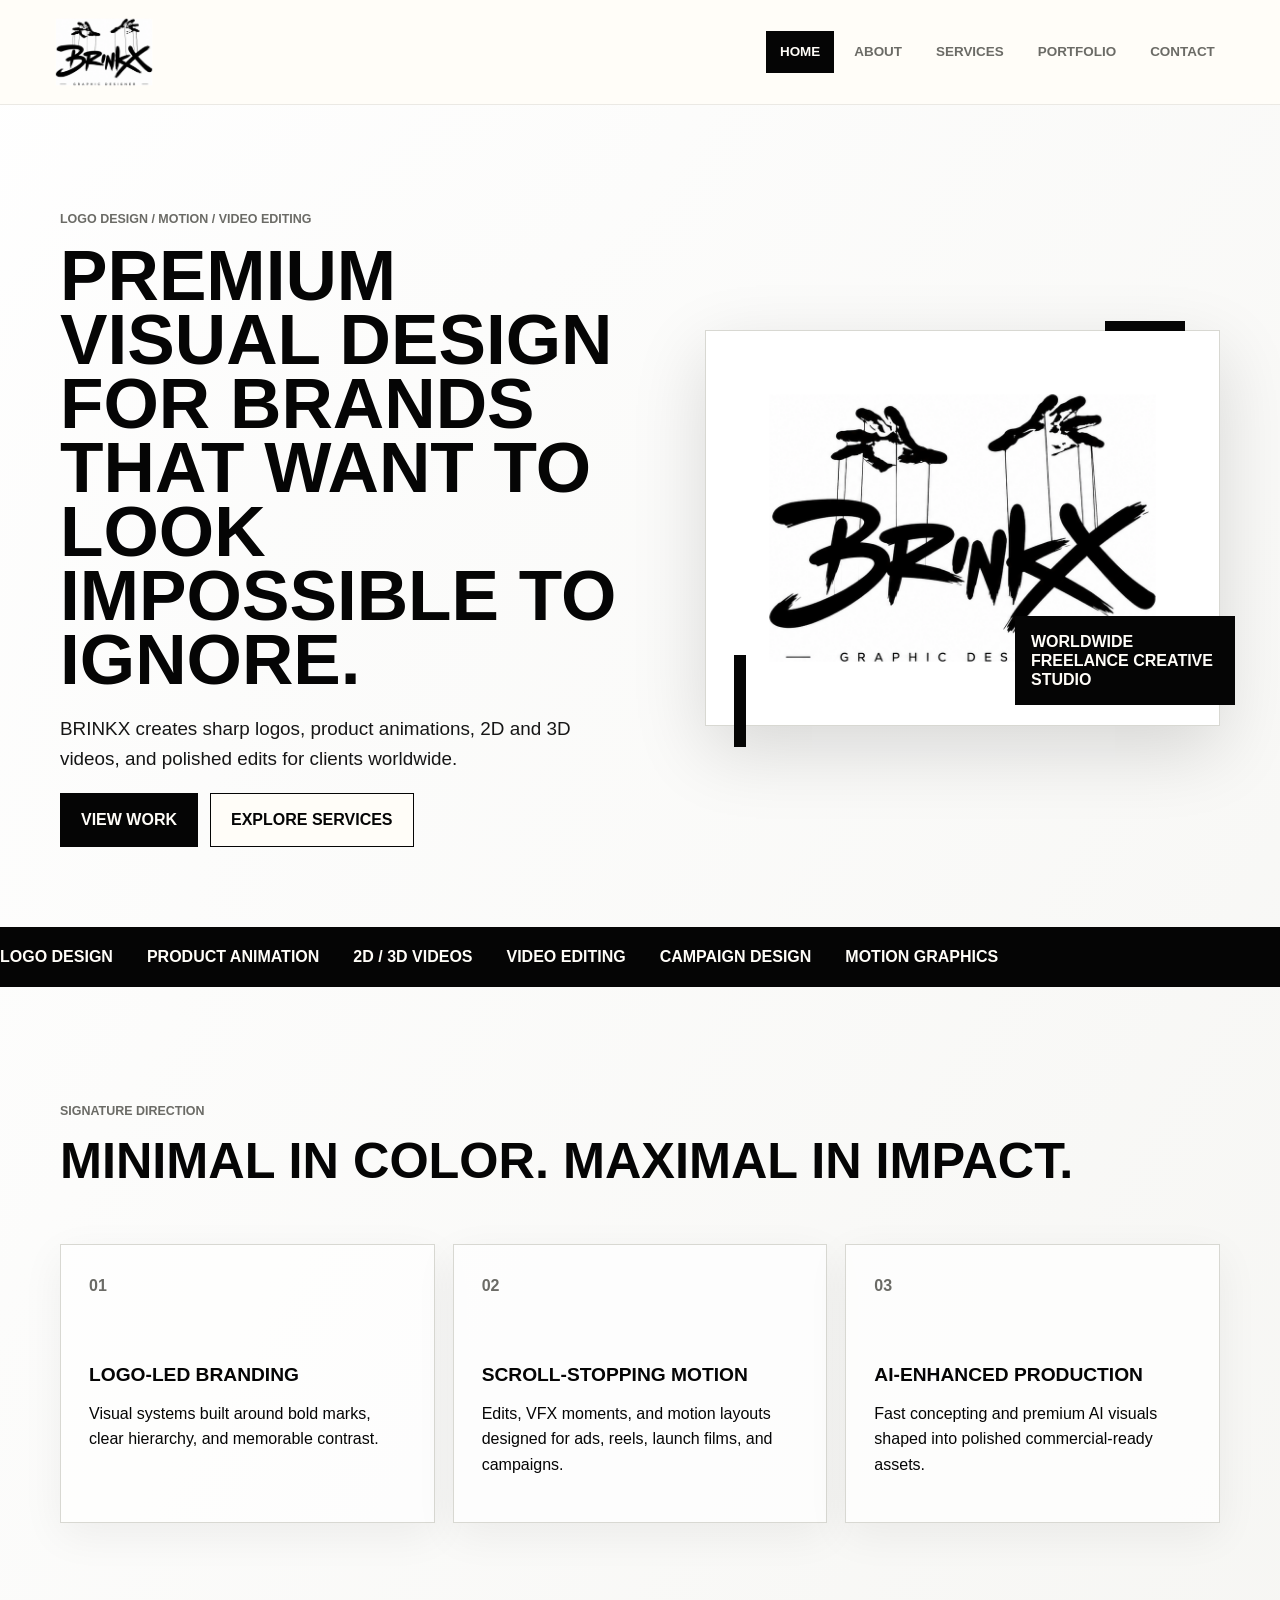
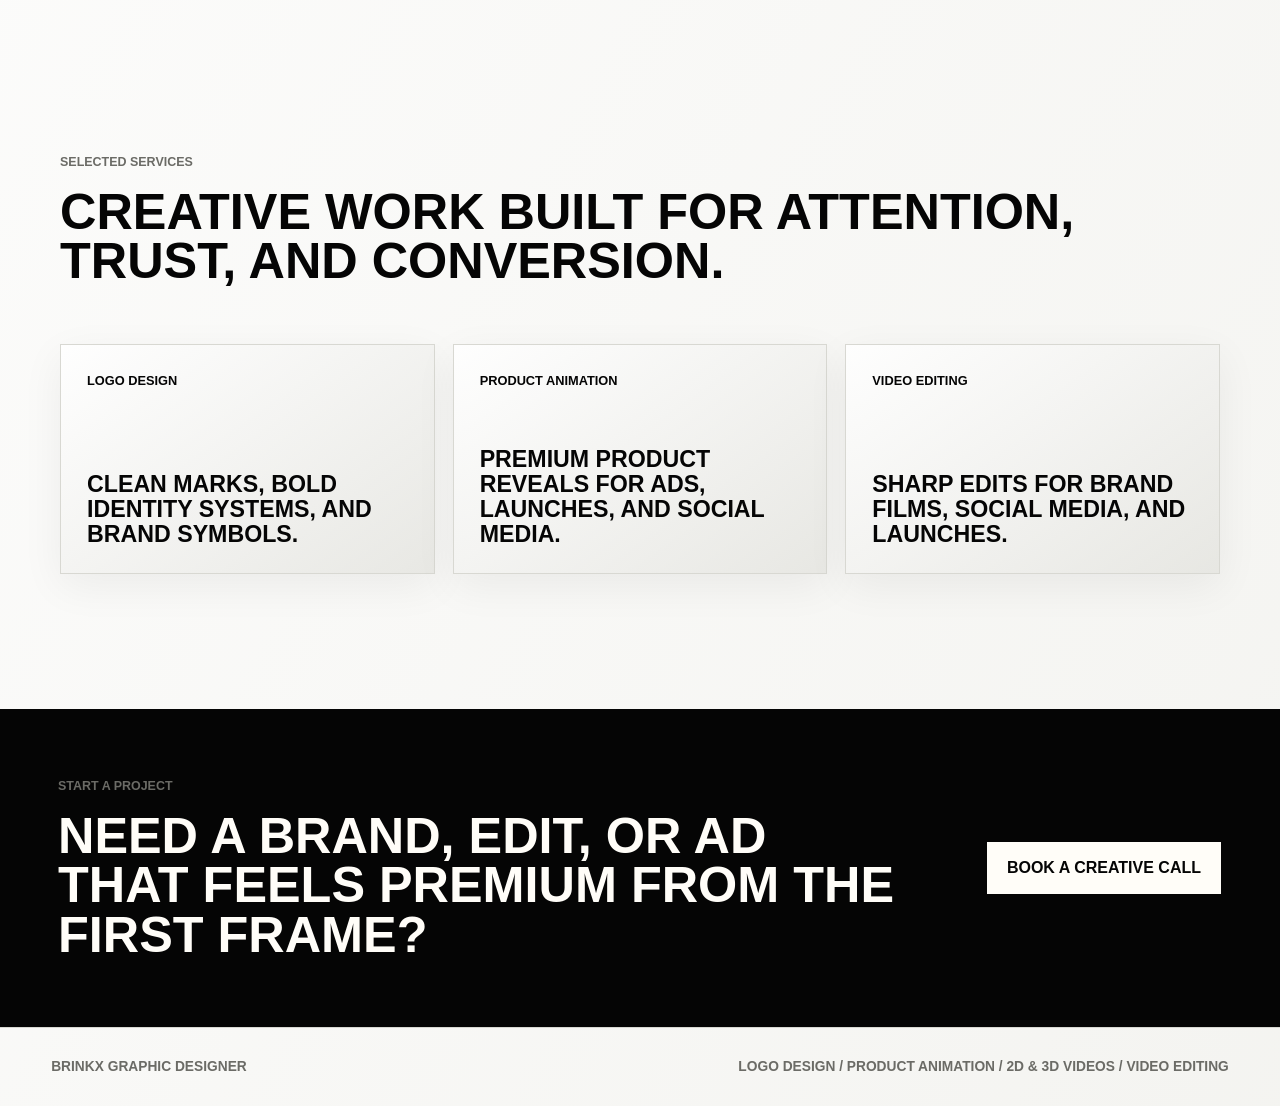
<file: index.html>
<!DOCTYPE html>
<html lang="en">
<head>
  <meta charset="UTF-8">
  <meta name="viewport" content="width=device-width, initial-scale=1.0">
  <meta name="description" content="BRINKX is a premium graphic design portfolio for logo design, product animation, 2D and 3D videos, and video editing.">
  <title>BRINKX | Graphic Designer Portfolio</title>
  <link rel="stylesheet" href="style.css">
</head>
<body>
  <header class="site-header">
    <a class="brand" href="index.html" aria-label="BRINKX home">
      <!-- Replace logo here if needed: assets/images/logo-cropped.png -->
      <img src="assets/images/logo-cropped.png" alt="BRINKX graphic designer logo">
    </a>
    <button class="nav-toggle" type="button" aria-label="Open navigation" aria-expanded="false">
      <span></span>
      <span></span>
      <span></span>
    </button>
    <nav class="site-nav" aria-label="Primary navigation">
      <a class="active" href="index.html">Home</a>
      <a href="about.html">About</a>
      <a href="services.html">Services</a>
      <a href="portfolio.html">Portfolio</a>
      <a href="contact.html">Contact</a>
    </nav>
  </header>

  <main>
    <section class="hero section-shell">
      <div class="hero-copy reveal">
        <p class="eyebrow">Logo Design / Motion / Video Editing</p>
        <h1>Premium visual design for brands that want to look impossible to ignore.</h1>
        <p class="hero-text">BRINKX creates sharp logos, product animations, 2D and 3D videos, and polished edits for clients worldwide.</p>
        <div class="hero-actions">
          <a class="btn btn-dark" href="portfolio.html">View Work</a>
          <a class="btn btn-light" href="services.html">Explore Services</a>
        </div>
      </div>
      <div class="hero-mark reveal delay-1">
        <!-- Replace logo here if needed: assets/images/logo-cropped.png -->
        <img src="assets/images/logo-cropped.png" alt="BRINKX logo artwork">
        <div class="brush-card">
          <span>Worldwide freelance creative studio</span>
        </div>
      </div>
    </section>

    <section class="marquee" aria-label="Creative capabilities">
      <div class="marquee-track">
        <span>Logo Design</span>
        <span>Product Animation</span>
        <span>2D / 3D Videos</span>
        <span>Video Editing</span>
        <span>Campaign Design</span>
        <span>Motion Graphics</span>
      </div>
    </section>

    <section class="section-shell split-section">
      <div class="section-heading reveal">
        <p class="eyebrow">Signature Direction</p>
        <h2>Minimal in color. Maximal in impact.</h2>
      </div>
      <div class="content-grid">
        <article class="feature-card reveal">
          <span class="card-number">01</span>
          <h3>Logo-Led Branding</h3>
          <p>Visual systems built around bold marks, clear hierarchy, and memorable contrast.</p>
        </article>
        <article class="feature-card reveal delay-1">
          <span class="card-number">02</span>
          <h3>Scroll-Stopping Motion</h3>
          <p>Edits, VFX moments, and motion layouts designed for ads, reels, launch films, and campaigns.</p>
        </article>
        <article class="feature-card reveal delay-2">
          <span class="card-number">03</span>
          <h3>AI-Enhanced Production</h3>
          <p>Fast concepting and premium AI visuals shaped into polished commercial-ready assets.</p>
        </article>
      </div>
    </section>

    <section class="section-shell work-preview">
      <div class="section-heading reveal">
        <p class="eyebrow">Selected Services</p>
        <h2>Creative work built for attention, trust, and conversion.</h2>
      </div>
      <div class="service-strip">
        <a class="service-tile reveal" href="services.html#logo-design">
          <span>Logo Design</span>
          <strong>Clean marks, bold identity systems, and brand symbols.</strong>
        </a>
        <a class="service-tile reveal delay-1" href="services.html#product-animation">
          <span>Product Animation</span>
          <strong>Premium product reveals for ads, launches, and social media.</strong>
        </a>
        <a class="service-tile reveal delay-2" href="services.html#video-editing">
          <span>Video Editing</span>
          <strong>Sharp edits for brand films, social media, and launches.</strong>
        </a>
      </div>
    </section>

    <section class="cta-band">
      <div>
        <p class="eyebrow">Start A Project</p>
        <h2>Need a brand, edit, or ad that feels premium from the first frame?</h2>
      </div>
      <a class="btn btn-light" href="contact.html">Book A Creative Call</a>
    </section>
  </main>

  <footer class="site-footer">
    <p>BRINKX Graphic Designer</p>
    <p>Logo Design / Product Animation / 2D & 3D Videos / Video Editing</p>
  </footer>

  <script src="script.js"></script>
</body>
</html>
</file>
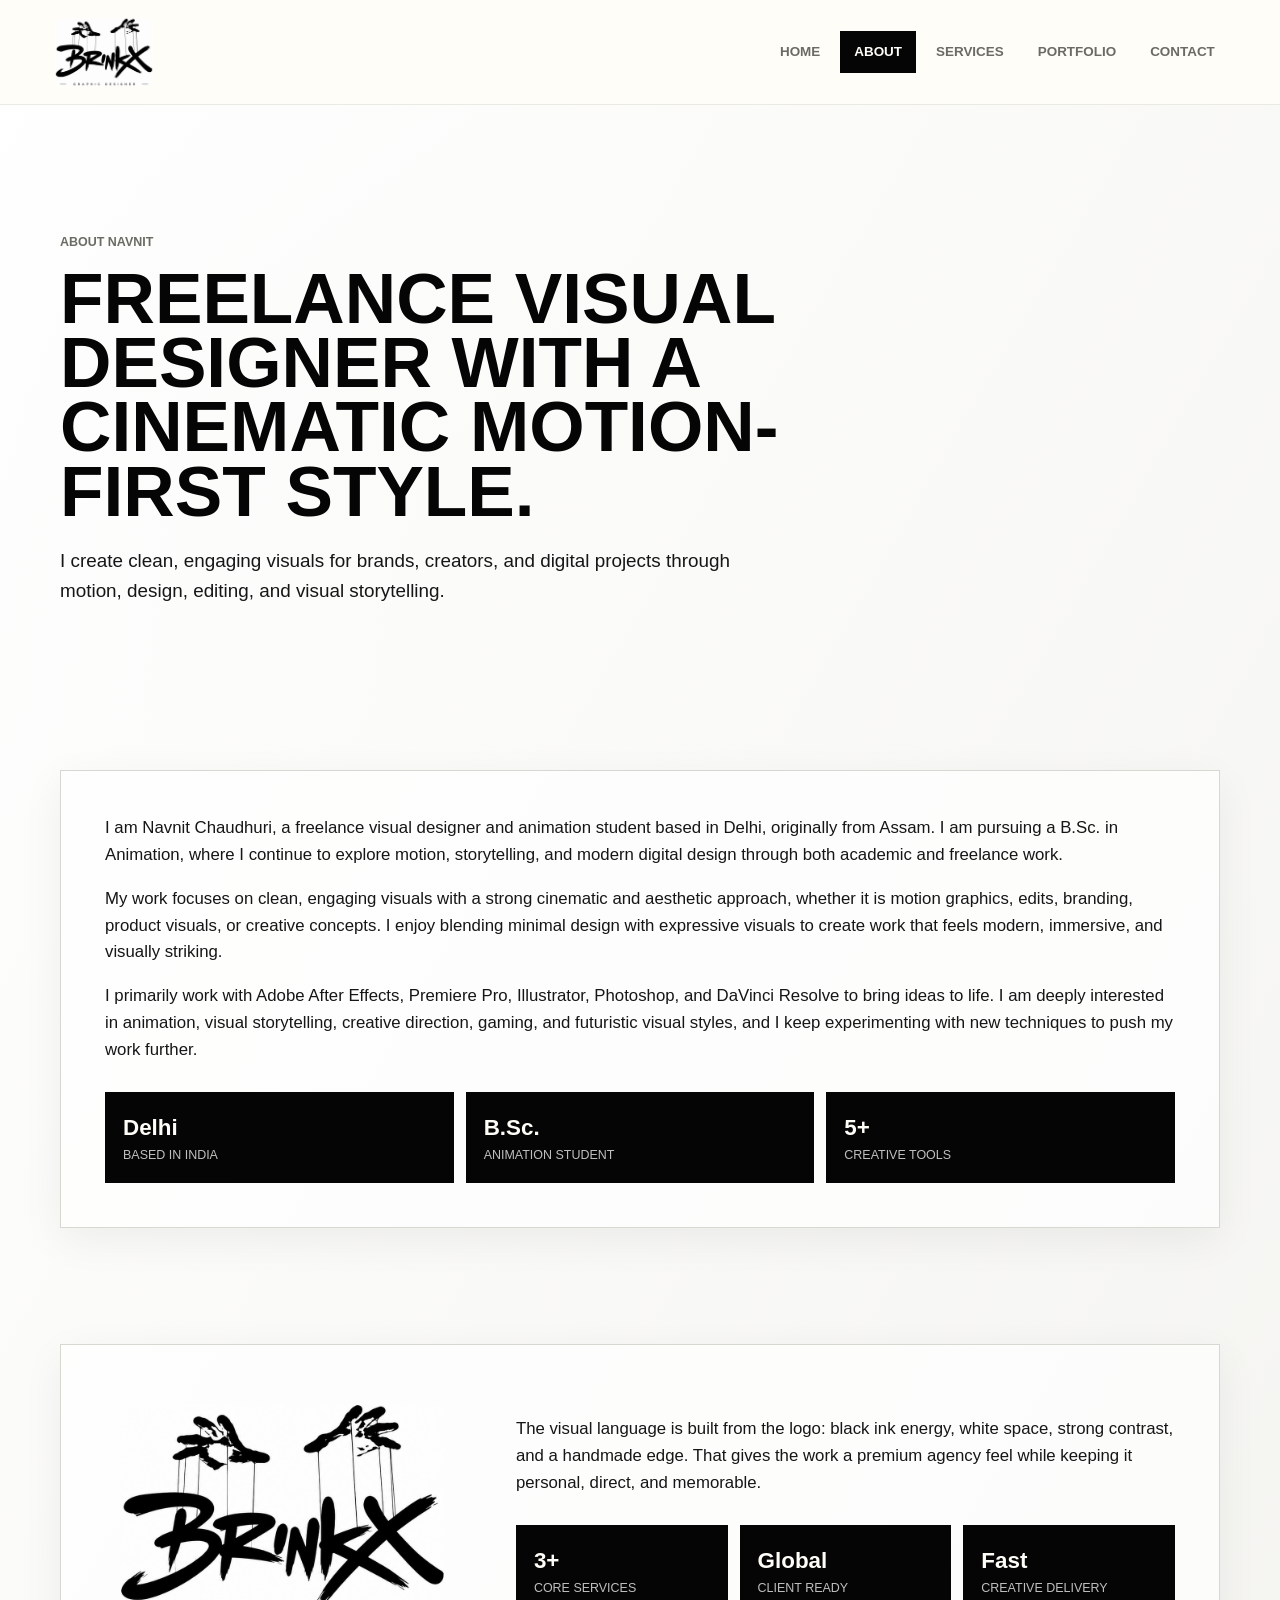
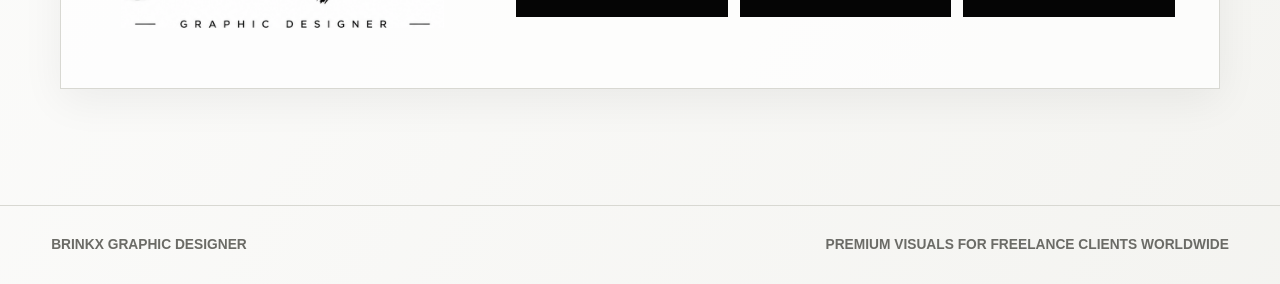
<file: about.html>
<!DOCTYPE html>
<html lang="en">
<head>
  <meta charset="UTF-8">
  <meta name="viewport" content="width=device-width, initial-scale=1.0">
  <meta name="description" content="About Navnit Chaudhuri, a freelance visual designer and animation student creating motion graphics, edits, branding, and cinematic digital visuals.">
  <title>About | BRINKX Graphic Designer</title>
  <link rel="stylesheet" href="style.css">
</head>
<body>
  <header class="site-header">
    <a class="brand" href="index.html" aria-label="BRINKX home">
      <!-- Replace logo here if needed: assets/images/logo-cropped.png -->
      <img src="assets/images/logo-cropped.png" alt="BRINKX graphic designer logo">
    </a>
    <button class="nav-toggle" type="button" aria-label="Open navigation" aria-expanded="false"><span></span><span></span><span></span></button>
    <nav class="site-nav" aria-label="Primary navigation">
      <a href="index.html">Home</a>
      <a class="active" href="about.html">About</a>
      <a href="services.html">Services</a>
      <a href="portfolio.html">Portfolio</a>
      <a href="contact.html">Contact</a>
    </nav>
  </header>

  <main>
    <section class="page-hero section-shell">
      <div class="reveal">
        <p class="eyebrow">About Navnit</p>
        <h1>Freelance visual designer with a cinematic motion-first style.</h1>
      </div>
      <p class="page-intro reveal delay-1">I create clean, engaging visuals for brands, creators, and digital projects through motion, design, editing, and visual storytelling.</p>
    </section>

    <section class="section-shell about-layout about-text-only">
      <div class="story-panel reveal delay-1">
        <p>I am Navnit Chaudhuri, a freelance visual designer and animation student based in Delhi, originally from Assam. I am pursuing a B.Sc. in Animation, where I continue to explore motion, storytelling, and modern digital design through both academic and freelance work.</p>
        <p>My work focuses on clean, engaging visuals with a strong cinematic and aesthetic approach, whether it is motion graphics, edits, branding, product visuals, or creative concepts. I enjoy blending minimal design with expressive visuals to create work that feels modern, immersive, and visually striking.</p>
        <p>I primarily work with Adobe After Effects, Premiere Pro, Illustrator, Photoshop, and DaVinci Resolve to bring ideas to life. I am deeply interested in animation, visual storytelling, creative direction, gaming, and futuristic visual styles, and I keep experimenting with new techniques to push my work further.</p>
        <div class="stats-grid">
          <div><strong>Delhi</strong><span>Based In India</span></div>
          <div><strong>B.Sc.</strong><span>Animation Student</span></div>
          <div><strong>5+</strong><span>Creative Tools</span></div>
        </div>
      </div>
    </section>

    <section class="section-shell about-signature-section">
      <div class="story-panel signature-panel reveal">
        <img src="assets/images/logo-cropped.png" alt="BRINKX black brush logo">
        <div>
          <p>The visual language is built from the logo: black ink energy, white space, strong contrast, and a handmade edge. That gives the work a premium agency feel while keeping it personal, direct, and memorable.</p>
          <div class="stats-grid">
            <div><strong>3+</strong><span>Core Services</span></div>
            <div><strong>Global</strong><span>Client Ready</span></div>
            <div><strong>Fast</strong><span>Creative Delivery</span></div>
          </div>
        </div>
      </div>
    </section>
  </main>

  <footer class="site-footer">
    <p>BRINKX Graphic Designer</p>
    <p>Premium visuals for freelance clients worldwide</p>
  </footer>

  <script src="script.js"></script>
</body>
</html>
</file>
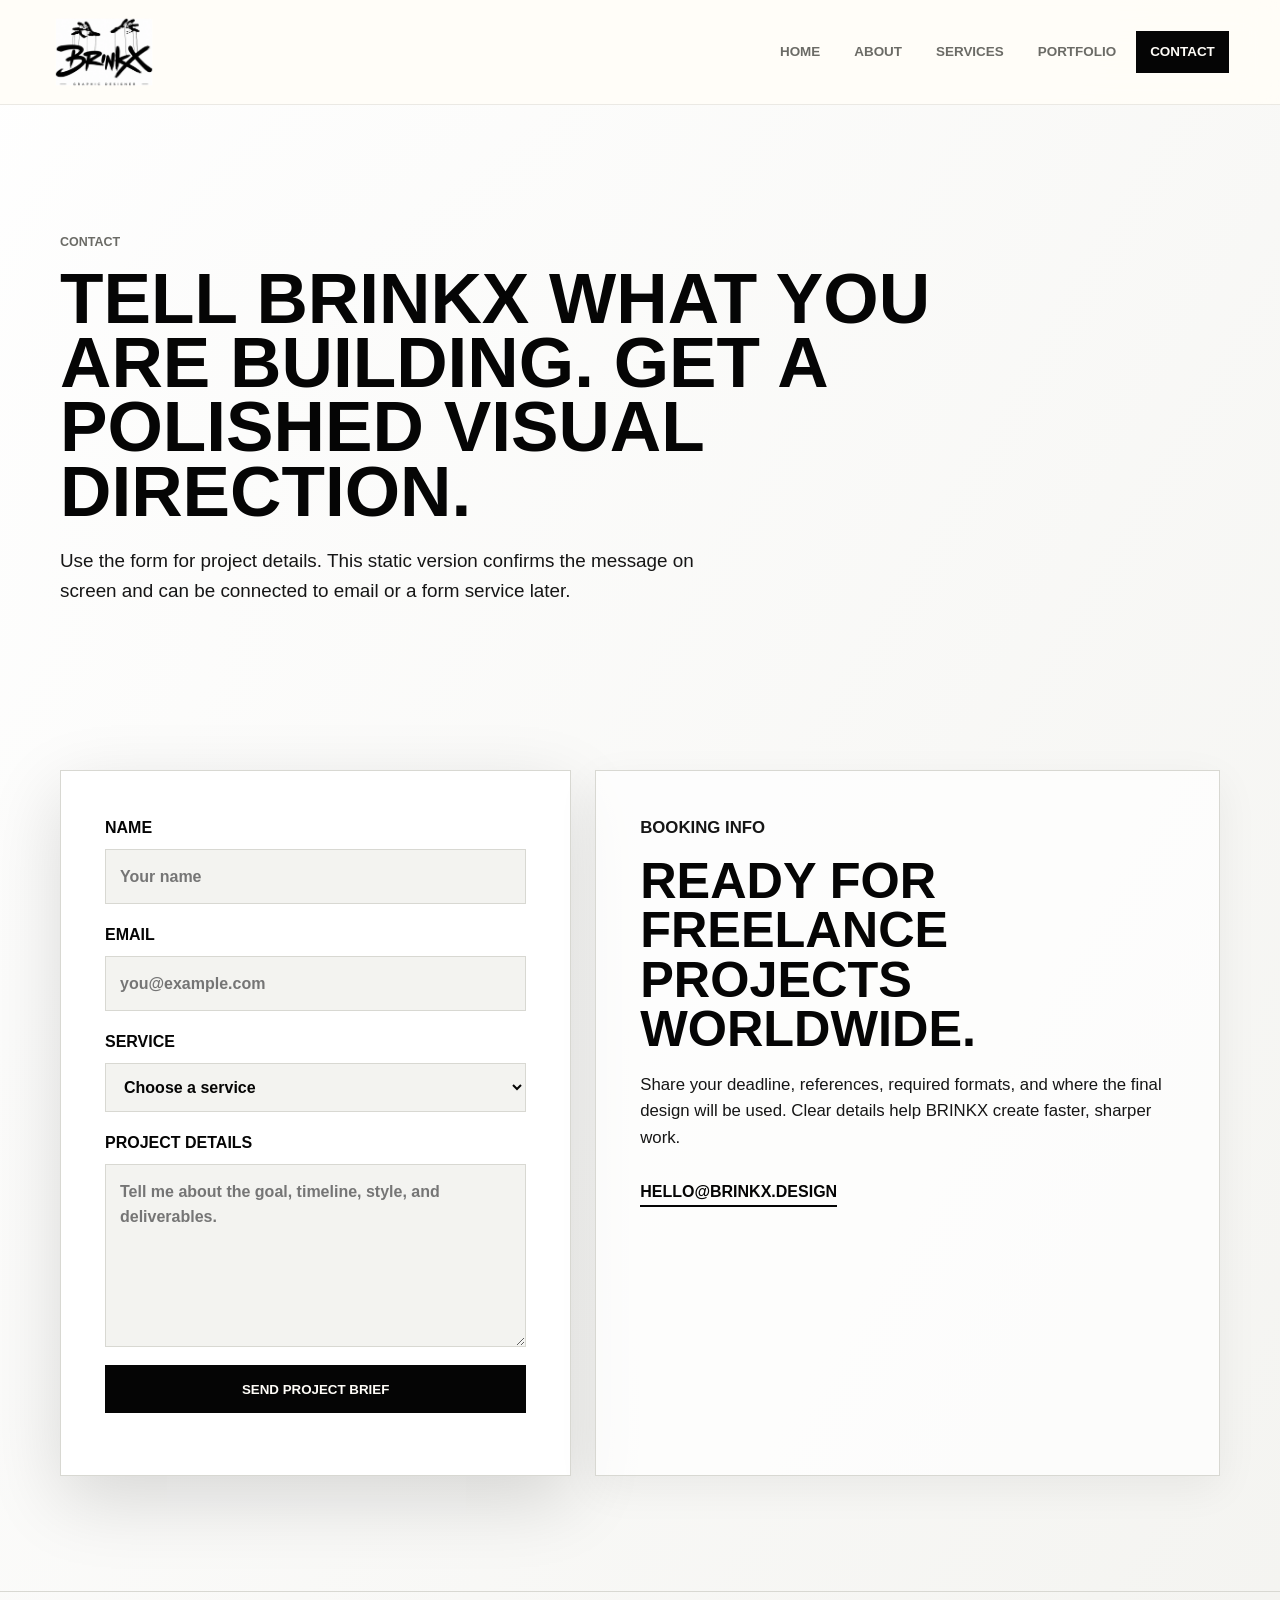
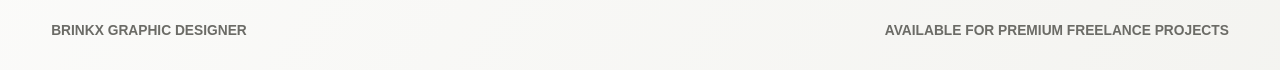
<file: contact.html>
<!DOCTYPE html>
<html lang="en">
<head>
  <meta charset="UTF-8">
  <meta name="viewport" content="width=device-width, initial-scale=1.0">
  <meta name="description" content="Contact BRINKX for logo design, product animation, 2D and 3D videos, and video editing freelance projects.">
  <title>Contact | BRINKX Graphic Designer</title>
  <link rel="stylesheet" href="style.css">
</head>
<body>
  <header class="site-header">
    <a class="brand" href="index.html" aria-label="BRINKX home">
      <!-- Replace logo here if needed: assets/images/logo-cropped.png -->
      <img src="assets/images/logo-cropped.png" alt="BRINKX graphic designer logo">
    </a>
    <button class="nav-toggle" type="button" aria-label="Open navigation" aria-expanded="false"><span></span><span></span><span></span></button>
    <nav class="site-nav" aria-label="Primary navigation">
      <a href="index.html">Home</a>
      <a href="about.html">About</a>
      <a href="services.html">Services</a>
      <a href="portfolio.html">Portfolio</a>
      <a class="active" href="contact.html">Contact</a>
    </nav>
  </header>

  <main>
    <section class="page-hero section-shell">
      <div class="reveal">
        <p class="eyebrow">Contact</p>
        <h1>Tell BRINKX what you are building. Get a polished visual direction.</h1>
      </div>
      <p class="page-intro reveal delay-1">Use the form for project details. This static version confirms the message on screen and can be connected to email or a form service later.</p>
    </section>

    <section class="section-shell contact-layout">
      <form class="contact-form reveal" id="contactForm">
        <label>
          Name
          <input type="text" name="name" placeholder="Your name" required>
        </label>
        <label>
          Email
          <input type="email" name="email" placeholder="you@example.com" required>
        </label>
        <label>
          Service
          <select name="service" required>
            <option value="">Choose a service</option>
            <option>Logo Design</option>
            <option>Product Animation</option>
            <option>2D / 3D Videos</option>
            <option>Video Editing</option>
            <option>Complete Creative Package</option>
          </select>
        </label>
        <label>
          Project Details
          <textarea name="message" rows="6" placeholder="Tell me about the goal, timeline, style, and deliverables." required></textarea>
        </label>
        <button class="btn btn-dark" type="submit">Send Project Brief</button>
        <p class="form-status" role="status" aria-live="polite"></p>
      </form>

      <aside class="contact-card reveal delay-1">
        <p class="eyebrow">Booking Info</p>
        <h2>Ready for freelance projects worldwide.</h2>
        <p>Share your deadline, references, required formats, and where the final design will be used. Clear details help BRINKX create faster, sharper work.</p>
        <a class="text-link" href="mailto:hello@brinkx.design">hello@brinkx.design</a>
      </aside>
    </section>
  </main>

  <footer class="site-footer">
    <p>BRINKX Graphic Designer</p>
    <p>Available for premium freelance projects</p>
  </footer>

  <script src="script.js"></script>
</body>
</html>
</file>
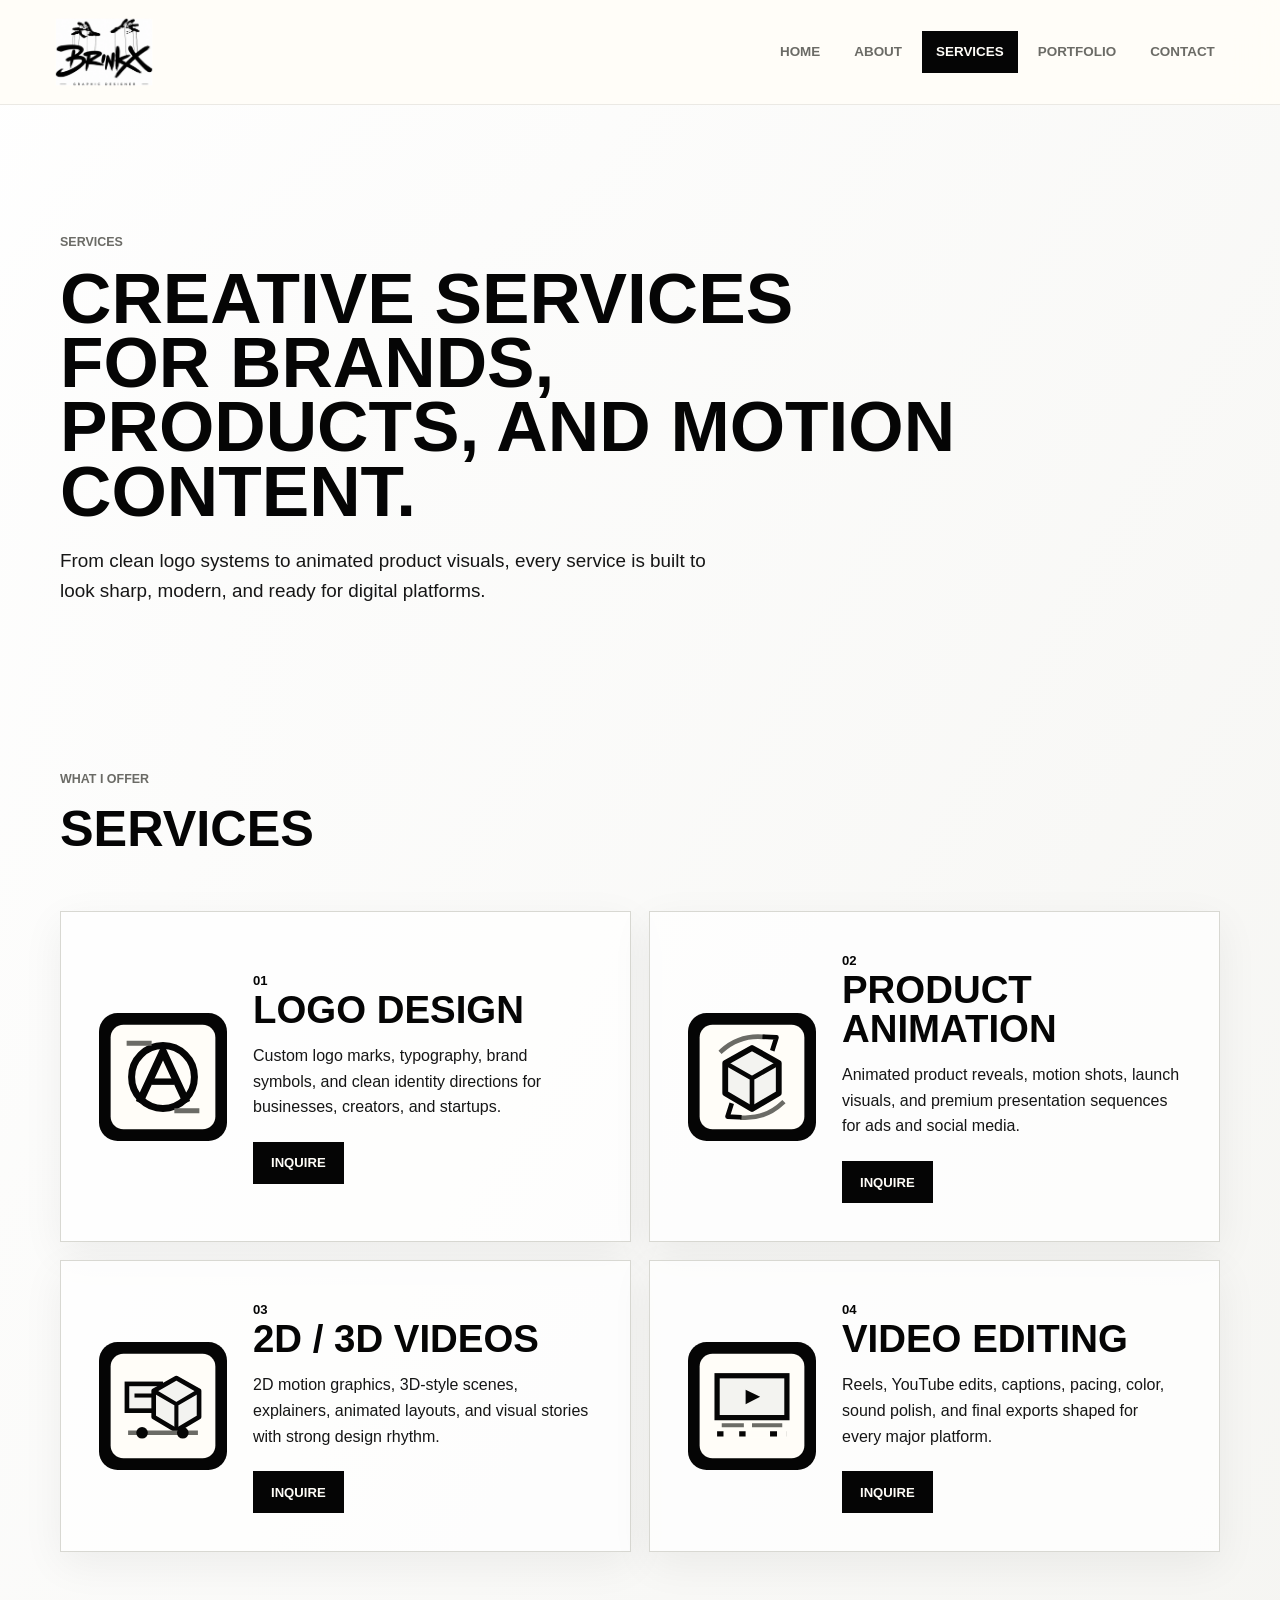
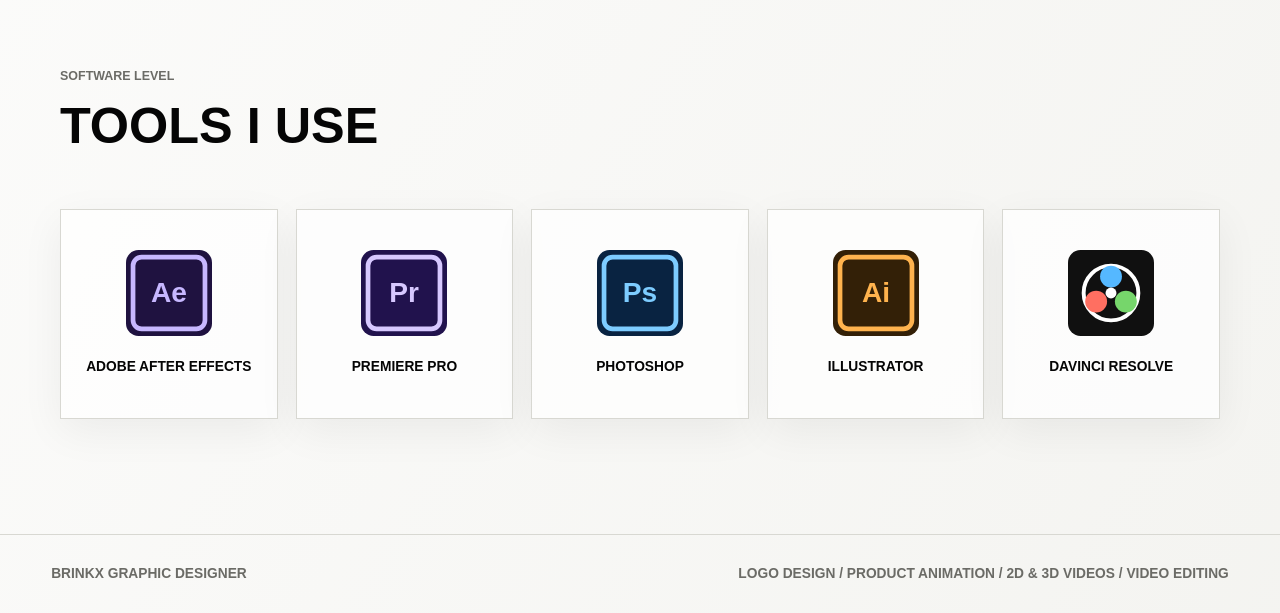
<file: services.html>
<!DOCTYPE html>
<html lang="en">
<head>
  <meta charset="UTF-8">
  <meta name="viewport" content="width=device-width, initial-scale=1.0">
  <meta name="description" content="BRINKX services include logo design, product animation, 2D and 3D videos, and video editing.">
  <title>Services | BRINKX Graphic Designer</title>
  <link rel="stylesheet" href="style.css">
</head>
<body>
  <header class="site-header">
    <a class="brand" href="index.html" aria-label="BRINKX home">
      <!-- Replace logo here if needed: assets/images/logo-cropped.png -->
      <img src="assets/images/logo-cropped.png" alt="BRINKX graphic designer logo">
    </a>
    <button class="nav-toggle" type="button" aria-label="Open navigation" aria-expanded="false"><span></span><span></span><span></span></button>
    <nav class="site-nav" aria-label="Primary navigation">
      <a href="index.html">Home</a>
      <a href="about.html">About</a>
      <a class="active" href="services.html">Services</a>
      <a href="portfolio.html">Portfolio</a>
      <a href="contact.html">Contact</a>
    </nav>
  </header>

  <main>
    <section class="page-hero section-shell">
      <div class="reveal">
        <p class="eyebrow">Services</p>
        <h1>Creative services for brands, products, and motion content.</h1>
      </div>
      <p class="page-intro reveal delay-1">From clean logo systems to animated product visuals, every service is built to look sharp, modern, and ready for digital platforms.</p>
    </section>

    <section class="section-shell services-showcase">
      <div class="section-heading reveal">
        <p class="eyebrow">What I Offer</p>
        <h2>Services</h2>
      </div>

      <div class="services-grid">
        <article class="visual-card reveal" id="logo-design">
          <img src="assets/images/service-logo-design.svg" alt="Minimal logo design illustration">
          <div>
            <span>01</span>
            <h3>Logo Design</h3>
            <p>Custom logo marks, typography, brand symbols, and clean identity directions for businesses, creators, and startups.</p>
            <a class="inquire-link" href="contact.html">Inquire</a>
          </div>
        </article>

        <article class="visual-card reveal delay-1" id="product-animation">
          <img src="assets/images/service-product-animation.svg" alt="Minimal product animation illustration">
          <div>
            <span>02</span>
            <h3>Product Animation</h3>
            <p>Animated product reveals, motion shots, launch visuals, and premium presentation sequences for ads and social media.</p>
            <a class="inquire-link" href="contact.html">Inquire</a>
          </div>
        </article>

        <article class="visual-card reveal delay-2" id="two-three-d-videos">
          <img src="assets/images/service-2d-3d-videos.svg" alt="Minimal 2D and 3D videos illustration">
          <div>
            <span>03</span>
            <h3>2D / 3D Videos</h3>
            <p>2D motion graphics, 3D-style scenes, explainers, animated layouts, and visual stories with strong design rhythm.</p>
            <a class="inquire-link" href="contact.html">Inquire</a>
          </div>
        </article>

        <article class="visual-card reveal" id="video-editing">
          <img src="assets/images/service-video-editing.svg" alt="Minimal video editing illustration">
          <div>
            <span>04</span>
            <h3>Video Editing</h3>
            <p>Reels, YouTube edits, captions, pacing, color, sound polish, and final exports shaped for every major platform.</p>
            <a class="inquire-link" href="contact.html">Inquire</a>
          </div>
        </article>
      </div>
    </section>

    <section class="section-shell tools-showcase">
      <div class="section-heading reveal">
        <p class="eyebrow">Software Level</p>
        <h2>Tools I Use</h2>
      </div>

      <div class="tools-grid">
        <article class="tool-card reveal">
          <img src="assets/images/tool-after-effects.svg" alt="Adobe After Effects icon">
          <h3>Adobe After Effects</h3>
        </article>
        <article class="tool-card reveal delay-1">
          <img src="assets/images/tool-premiere-pro.svg" alt="Adobe Premiere Pro icon">
          <h3>Premiere Pro</h3>
        </article>
        <article class="tool-card reveal delay-2">
          <img src="assets/images/tool-photoshop.svg" alt="Adobe Photoshop icon">
          <h3>Photoshop</h3>
        </article>
        <article class="tool-card reveal">
          <img src="assets/images/tool-illustrator.svg" alt="Adobe Illustrator icon">
          <h3>Illustrator</h3>
        </article>
        <article class="tool-card reveal delay-1">
          <img src="assets/images/tool-davinci.svg" alt="DaVinci Resolve icon">
          <h3>DaVinci Resolve</h3>
        </article>
      </div>
    </section>
  </main>

  <footer class="site-footer">
    <p>BRINKX Graphic Designer</p>
    <p>Logo Design / Product Animation / 2D & 3D Videos / Video Editing</p>
  </footer>

  <script src="script.js"></script>
</body>
</html>
</file>
<file: style.css>
:root {
  --ink: #050505;
  --charcoal: #161616;
  --smoke: #f3f3f0;
  --paper: #fffdf8;
  --line: #d8d8d2;
  --muted: #6b6b66;
  --silver: #bfc0bd;
  --shadow: 0 24px 70px rgba(0, 0, 0, 0.14);
}

* {
  box-sizing: border-box;
}

html {
  scroll-behavior: smooth;
}

body {
  margin: 0;
  background:
    linear-gradient(120deg, rgba(255,255,255,0.96), rgba(243,243,240,0.92)),
    radial-gradient(circle at 16% 18%, rgba(0,0,0,0.08), transparent 22%),
    var(--paper);
  color: var(--ink);
  font-family: Arial, Helvetica, sans-serif;
  line-height: 1.6;
}

img {
  display: block;
  max-width: 100%;
}

a {
  color: inherit;
  text-decoration: none;
}

.site-header {
  position: sticky;
  top: 0;
  z-index: 20;
  display: flex;
  align-items: center;
  justify-content: space-between;
  gap: 24px;
  padding: 14px clamp(18px, 4vw, 56px);
  background: rgba(255, 253, 248, 0.88);
  border-bottom: 1px solid rgba(0, 0, 0, 0.08);
  backdrop-filter: blur(18px);
}

.brand {
  display: inline-flex;
  align-items: center;
  width: 106px;
}

.site-nav {
  display: flex;
  align-items: center;
  gap: 6px;
}

.site-nav a {
  padding: 10px 14px;
  color: var(--muted);
  font-size: 0.84rem;
  font-weight: 700;
  letter-spacing: 0;
  text-transform: uppercase;
  transition: color 0.2s ease, background 0.2s ease;
}

.site-nav a:hover,
.site-nav a.active {
  background: var(--ink);
  color: var(--paper);
}

.nav-toggle {
  display: none;
  width: 42px;
  height: 42px;
  padding: 9px;
  background: var(--ink);
  border: 0;
  cursor: pointer;
}

.nav-toggle span {
  display: block;
  height: 2px;
  margin: 5px 0;
  background: var(--paper);
}

.section-shell {
  width: min(1160px, calc(100% - 36px));
  margin: 0 auto;
}

.hero {
  min-height: calc(100vh - 78px);
  display: grid;
  grid-template-columns: minmax(0, 1.05fr) minmax(320px, 0.95fr);
  align-items: center;
  gap: clamp(32px, 6vw, 84px);
  padding: 56px 0 32px;
}

.eyebrow {
  margin: 0 0 14px;
  color: var(--muted);
  font-size: 0.78rem;
  font-weight: 800;
  letter-spacing: 0;
  text-transform: uppercase;
}

h1,
h2,
h3,
p {
  margin-top: 0;
}

h1 {
  max-width: 900px;
  margin-bottom: 22px;
  font-size: 4.45rem;
  line-height: 0.9;
  letter-spacing: 0;
  text-transform: uppercase;
}

h2 {
  margin-bottom: 18px;
  font-size: 3.15rem;
  line-height: 0.98;
  letter-spacing: 0;
  text-transform: uppercase;
}

h3 {
  margin-bottom: 10px;
  font-size: 1.2rem;
  text-transform: uppercase;
}

.hero-text,
.page-intro {
  max-width: 680px;
  color: var(--charcoal);
  font-size: 1.18rem;
}

.hero-actions,
.cta-band {
  display: flex;
  flex-wrap: wrap;
  align-items: center;
  gap: 12px;
}

.btn {
  display: inline-flex;
  align-items: center;
  justify-content: center;
  min-height: 48px;
  padding: 13px 20px;
  border: 1px solid var(--ink);
  font-weight: 800;
  text-transform: uppercase;
  letter-spacing: 0;
  transition: transform 0.2s ease, box-shadow 0.2s ease, background 0.2s ease;
}

.btn:hover {
  transform: translateY(-2px);
  box-shadow: 8px 8px 0 var(--ink);
}

.btn-dark {
  background: var(--ink);
  color: var(--paper);
}

.btn-light {
  background: var(--paper);
  color: var(--ink);
}

.hero-mark {
  position: relative;
  padding: clamp(22px, 4vw, 44px);
  background: #fff;
  border: 1px solid var(--line);
  box-shadow: var(--shadow);
}

.hero-mark::before,
.hero-mark::after {
  content: "";
  position: absolute;
  background: var(--ink);
}

.hero-mark::before {
  width: 80px;
  height: 10px;
  top: -10px;
  right: 34px;
}

.hero-mark::after {
  width: 12px;
  height: 92px;
  bottom: -22px;
  left: 28px;
}

.brush-card {
  position: absolute;
  right: -16px;
  bottom: 20px;
  max-width: 220px;
  padding: 16px;
  background: var(--ink);
  color: var(--paper);
  font-weight: 800;
  line-height: 1.2;
  text-transform: uppercase;
}

.marquee {
  overflow: hidden;
  border-block: 1px solid var(--ink);
  background: var(--ink);
  color: var(--paper);
}

.marquee-track {
  display: flex;
  gap: 34px;
  width: max-content;
  padding: 16px 0;
  animation: marquee 24s linear infinite;
}

.marquee-track span {
  font-weight: 900;
  letter-spacing: 0;
  text-transform: uppercase;
}

@keyframes marquee {
  from { transform: translateX(0); }
  to { transform: translateX(-45%); }
}

.split-section,
.work-preview,
.process-section,
.service-stack,
.portfolio-grid,
.contact-layout,
.about-layout {
  padding: clamp(64px, 9vw, 120px) 0;
}

.section-heading {
  margin-bottom: clamp(28px, 5vw, 58px);
}

.content-grid,
.service-strip,
.process-list,
.portfolio-grid {
  display: grid;
  grid-template-columns: repeat(3, 1fr);
  gap: 18px;
}

.feature-card,
.service-tile,
.process-item,
.portfolio-card,
.contact-card,
.story-panel,
.logo-panel {
  border: 1px solid var(--line);
  background: rgba(255, 255, 255, 0.72);
  box-shadow: 0 12px 40px rgba(0, 0, 0, 0.06);
}

.feature-card {
  min-height: 260px;
  padding: 28px;
}

.card-number {
  display: block;
  margin-bottom: 62px;
  color: var(--muted);
  font-weight: 900;
}

.service-tile {
  min-height: 230px;
  padding: 26px;
  display: flex;
  flex-direction: column;
  justify-content: space-between;
  background:
    linear-gradient(145deg, rgba(255,255,255,0.88), rgba(226,226,221,0.74));
  transition: transform 0.2s ease, background 0.2s ease;
}

.service-tile:hover {
  transform: translateY(-6px);
  background: var(--ink);
  color: var(--paper);
}

.service-tile span,
.portfolio-card span,
.process-item span {
  font-size: 0.8rem;
  font-weight: 900;
  letter-spacing: 0;
  text-transform: uppercase;
}

.service-tile strong {
  font-size: 1.45rem;
  line-height: 1.08;
  text-transform: uppercase;
}

.cta-band {
  justify-content: space-between;
  margin-top: 20px;
  padding: clamp(34px, 6vw, 68px) clamp(18px, 5vw, 58px);
  background: var(--ink);
  color: var(--paper);
}

.cta-band h2 {
  max-width: 850px;
  margin-bottom: 0;
}

.page-hero {
  padding: clamp(64px, 10vw, 132px) 0 30px;
}

.about-layout,
.contact-layout {
  display: grid;
  grid-template-columns: 0.9fr 1.1fr;
  gap: 24px;
}

.about-text-only {
  grid-template-columns: 1fr;
}

.logo-panel,
.story-panel,
.contact-card {
  padding: clamp(24px, 4vw, 44px);
}

.logo-panel {
  display: grid;
  place-items: center;
  background: #fff;
}

.story-panel p,
.contact-card p {
  color: var(--charcoal);
  font-size: 1.05rem;
}

.about-signature-section {
  padding: 0 0 clamp(64px, 9vw, 120px);
}

.signature-panel {
  display: grid;
  grid-template-columns: minmax(220px, 0.7fr) minmax(0, 1.3fr);
  gap: clamp(24px, 5vw, 56px);
  align-items: center;
}

.signature-panel img {
  width: min(100%, 380px);
  margin: 0 auto;
}

.stats-grid {
  display: grid;
  grid-template-columns: repeat(3, 1fr);
  gap: 12px;
  margin-top: 28px;
}

.stats-grid div {
  padding: 18px;
  background: var(--ink);
  color: var(--paper);
}

.stats-grid strong,
.stats-grid span {
  display: block;
}

.stats-grid strong {
  font-size: 1.4rem;
}

.stats-grid span {
  color: var(--silver);
  font-size: 0.78rem;
  text-transform: uppercase;
}

.process-item {
  padding: 28px;
}

.services-showcase,
.tools-showcase {
  padding: clamp(64px, 9vw, 120px) 0;
}

.services-grid {
  display: grid;
  grid-template-columns: repeat(2, minmax(0, 1fr));
  gap: 18px;
}

.visual-card,
.tool-card {
  border: 1px solid var(--line);
  background: rgba(255, 255, 255, 0.76);
  box-shadow: 0 12px 40px rgba(0, 0, 0, 0.06);
}

.visual-card {
  display: grid;
  grid-template-columns: 128px minmax(0, 1fr);
  align-items: center;
  min-height: 260px;
  gap: 26px;
  padding: clamp(24px, 4vw, 38px);
}

.visual-card img {
  width: 128px;
  height: 128px;
  object-fit: contain;
}

.visual-card div {
  display: flex;
  flex-direction: column;
  justify-content: center;
}

.visual-card span,
.tool-card h3 {
  font-size: 0.82rem;
  font-weight: 900;
  letter-spacing: 0;
  text-transform: uppercase;
}

.visual-card h3 {
  margin-bottom: 14px;
  font-size: clamp(1.65rem, 3vw, 2.5rem);
  line-height: 1;
}

.visual-card p {
  margin-bottom: 0;
  color: var(--charcoal);
}

.inquire-link {
  display: inline-flex;
  align-items: center;
  justify-content: center;
  width: max-content;
  min-height: 42px;
  margin-top: 22px;
  padding: 10px 18px;
  background: var(--ink);
  color: var(--paper);
  font-size: 0.82rem;
  font-weight: 900;
  letter-spacing: 0;
  text-transform: uppercase;
  transition: transform 0.2s ease, box-shadow 0.2s ease;
}

.inquire-link:hover {
  transform: translateY(-2px);
  box-shadow: 6px 6px 0 var(--silver);
}

.tools-showcase {
  padding-top: 0;
}

.tools-grid {
  display: grid;
  grid-template-columns: repeat(5, minmax(0, 1fr));
  gap: 18px;
}

.tool-card {
  display: grid;
  justify-items: center;
  align-content: center;
  min-height: 210px;
  padding: 24px 18px;
  text-align: center;
}

.tool-card img {
  width: 86px;
  height: 86px;
  margin-bottom: 20px;
}

.tool-card h3 {
  margin-bottom: 0;
  font-size: 0.86rem;
}

.service-detail {
  display: grid;
  grid-template-columns: 0.82fr 1.18fr;
  gap: clamp(20px, 4vw, 46px);
  align-items: center;
  padding: clamp(20px, 4vw, 44px);
  border: 1px solid var(--line);
  background: rgba(255, 255, 255, 0.78);
  box-shadow: var(--shadow);
  margin-bottom: 28px;
}

.service-copy p:not(.eyebrow) {
  color: var(--charcoal);
}

.video-frame {
  position: relative;
  aspect-ratio: 16 / 9;
  overflow: hidden;
  background: var(--ink);
}

.hover-video {
  cursor: pointer;
}

.hover-video img,
.hover-video iframe {
  position: absolute;
  inset: 0;
  width: 100%;
  height: 100%;
}

.hover-video img {
  object-fit: cover;
  filter: saturate(1.12) contrast(1.04);
  opacity: 1;
  transition: opacity 0.25s ease, transform 0.25s ease;
}

.hover-video iframe {
  z-index: 2;
  border: 0;
  opacity: 0;
  pointer-events: none;
  transition: opacity 0.25s ease;
}

.hover-video.is-playing iframe {
  opacity: 1;
}

.hover-video:hover img,
.hover-video.is-playing img {
  opacity: 0;
  transform: scale(1.04);
}

.video-overlay {
  position: absolute;
  inset: 0;
  z-index: 3;
  display: grid;
  place-items: center;
  align-content: center;
  gap: 14px;
  padding: 28px;
  color: var(--paper);
  text-align: center;
  background: linear-gradient(135deg, rgba(0, 0, 0, 0.12), rgba(0, 0, 0, 0.38));
  transition: opacity 0.25s ease;
}

.hover-video.is-playing .video-overlay {
  opacity: 0;
  pointer-events: none;
}

.play-mark {
  position: relative;
  width: 76px;
  height: 76px;
  border: 3px solid var(--paper);
  border-radius: 50%;
}

.play-mark::after {
  content: "";
  position: absolute;
  top: 21px;
  left: 29px;
  border-top: 14px solid transparent;
  border-bottom: 14px solid transparent;
  border-left: 22px solid var(--paper);
}

.video-overlay a {
  position: relative;
  z-index: 4;
  color: var(--paper);
  border-bottom: 2px solid var(--paper);
  font-weight: 800;
  text-transform: uppercase;
}

.text-link {
  display: inline-block;
  margin-top: 10px;
  border-bottom: 2px solid var(--ink);
  font-weight: 900;
  letter-spacing: 0;
  text-transform: uppercase;
}

.portfolio-grid {
  grid-template-columns: repeat(2, 1fr);
}

.portfolio-services {
  padding-top: 0;
}

.portfolio-card {
  overflow: hidden;
}

.portfolio-card div:last-child {
  padding: 24px;
}

.project-art {
  min-height: 260px;
  border-bottom: 1px solid var(--line);
}

.ink-art {
  background:
    linear-gradient(135deg, transparent 42%, #050505 43%, #050505 53%, transparent 54%),
    radial-gradient(circle at 70% 35%, #050505 0 10%, transparent 11%),
    #fff;
}

.motion-art {
  background:
    repeating-linear-gradient(90deg, #050505 0 12px, #fff 12px 22px),
    #fff;
}

.ai-art {
  background:
    radial-gradient(circle at 52% 52%, #fff 0 8%, transparent 9%),
    conic-gradient(from 90deg, #050505, #d8d8d2, #050505, #fff, #050505);
}

.edit-art {
  background:
    linear-gradient(90deg, #050505 0 18%, transparent 18% 22%, #050505 22% 40%, transparent 40% 44%, #050505 44% 62%, transparent 62% 66%, #050505 66% 84%, transparent 84%),
    #fff;
}

.contact-form {
  display: grid;
  gap: 18px;
  padding: clamp(24px, 4vw, 44px);
  border: 1px solid var(--line);
  background: #fff;
  box-shadow: var(--shadow);
}

.contact-form label {
  display: grid;
  gap: 8px;
  font-weight: 900;
  letter-spacing: 0;
  text-transform: uppercase;
}

.contact-form input,
.contact-form select,
.contact-form textarea {
  width: 100%;
  border: 1px solid var(--line);
  border-radius: 0;
  padding: 14px;
  background: var(--smoke);
  color: var(--ink);
  font: inherit;
}

.contact-form input:focus,
.contact-form select:focus,
.contact-form textarea:focus {
  outline: 2px solid var(--ink);
  outline-offset: 2px;
}

.form-status {
  margin: 0;
  color: var(--muted);
  font-weight: 800;
}

.site-footer {
  display: flex;
  flex-wrap: wrap;
  justify-content: space-between;
  gap: 12px;
  padding: 28px clamp(18px, 4vw, 56px);
  border-top: 1px solid var(--line);
  color: var(--muted);
  font-size: 0.86rem;
  font-weight: 800;
  letter-spacing: 0;
  text-transform: uppercase;
}

.site-footer p {
  margin: 0;
}

.reveal {
  opacity: 0;
  transform: translateY(18px);
  transition: opacity 0.7s ease, transform 0.7s ease;
}

.reveal.is-visible {
  opacity: 1;
  transform: translateY(0);
}

.delay-1 {
  transition-delay: 0.12s;
}

.delay-2 {
  transition-delay: 0.22s;
}

@media (max-width: 900px) {
  .nav-toggle {
    display: block;
  }

  .site-nav {
    position: absolute;
    top: 100%;
    right: 18px;
    left: 18px;
    display: none;
    flex-direction: column;
    align-items: stretch;
    padding: 12px;
    background: var(--paper);
    border: 1px solid var(--line);
    box-shadow: var(--shadow);
  }

  .site-nav.is-open {
    display: flex;
  }

  .site-nav a {
    text-align: center;
  }

  .hero,
  .about-layout,
  .signature-panel,
  .service-detail,
  .contact-layout {
    grid-template-columns: 1fr;
  }

  .hero {
    min-height: auto;
  }

  .content-grid,
  .service-strip,
  .process-list,
  .portfolio-grid,
  .services-grid {
    grid-template-columns: 1fr;
  }

  .visual-card {
    grid-template-columns: 1fr;
    justify-items: start;
  }

  .visual-card img {
    width: 110px;
    height: 110px;
  }

  .tools-grid {
    grid-template-columns: repeat(2, minmax(0, 1fr));
  }

  h1 {
    font-size: 3.8rem;
  }

  h2 {
    font-size: 2.55rem;
  }

  .brush-card {
    position: static;
    max-width: none;
    margin-top: 16px;
  }
}

@media (max-width: 560px) {
  .brand {
    width: 92px;
  }

  .section-shell {
    width: min(100% - 28px, 1160px);
  }

  h1 {
    font-size: 2.7rem;
  }

  h2 {
    font-size: 2.05rem;
  }

  .hero-text,
  .page-intro {
    font-size: 1.02rem;
  }

  .stats-grid {
    grid-template-columns: 1fr;
  }

  .project-art {
    min-height: 210px;
  }

  .tools-grid {
    grid-template-columns: 1fr;
  }

  .btn {
    width: 100%;
  }
}
</file>
